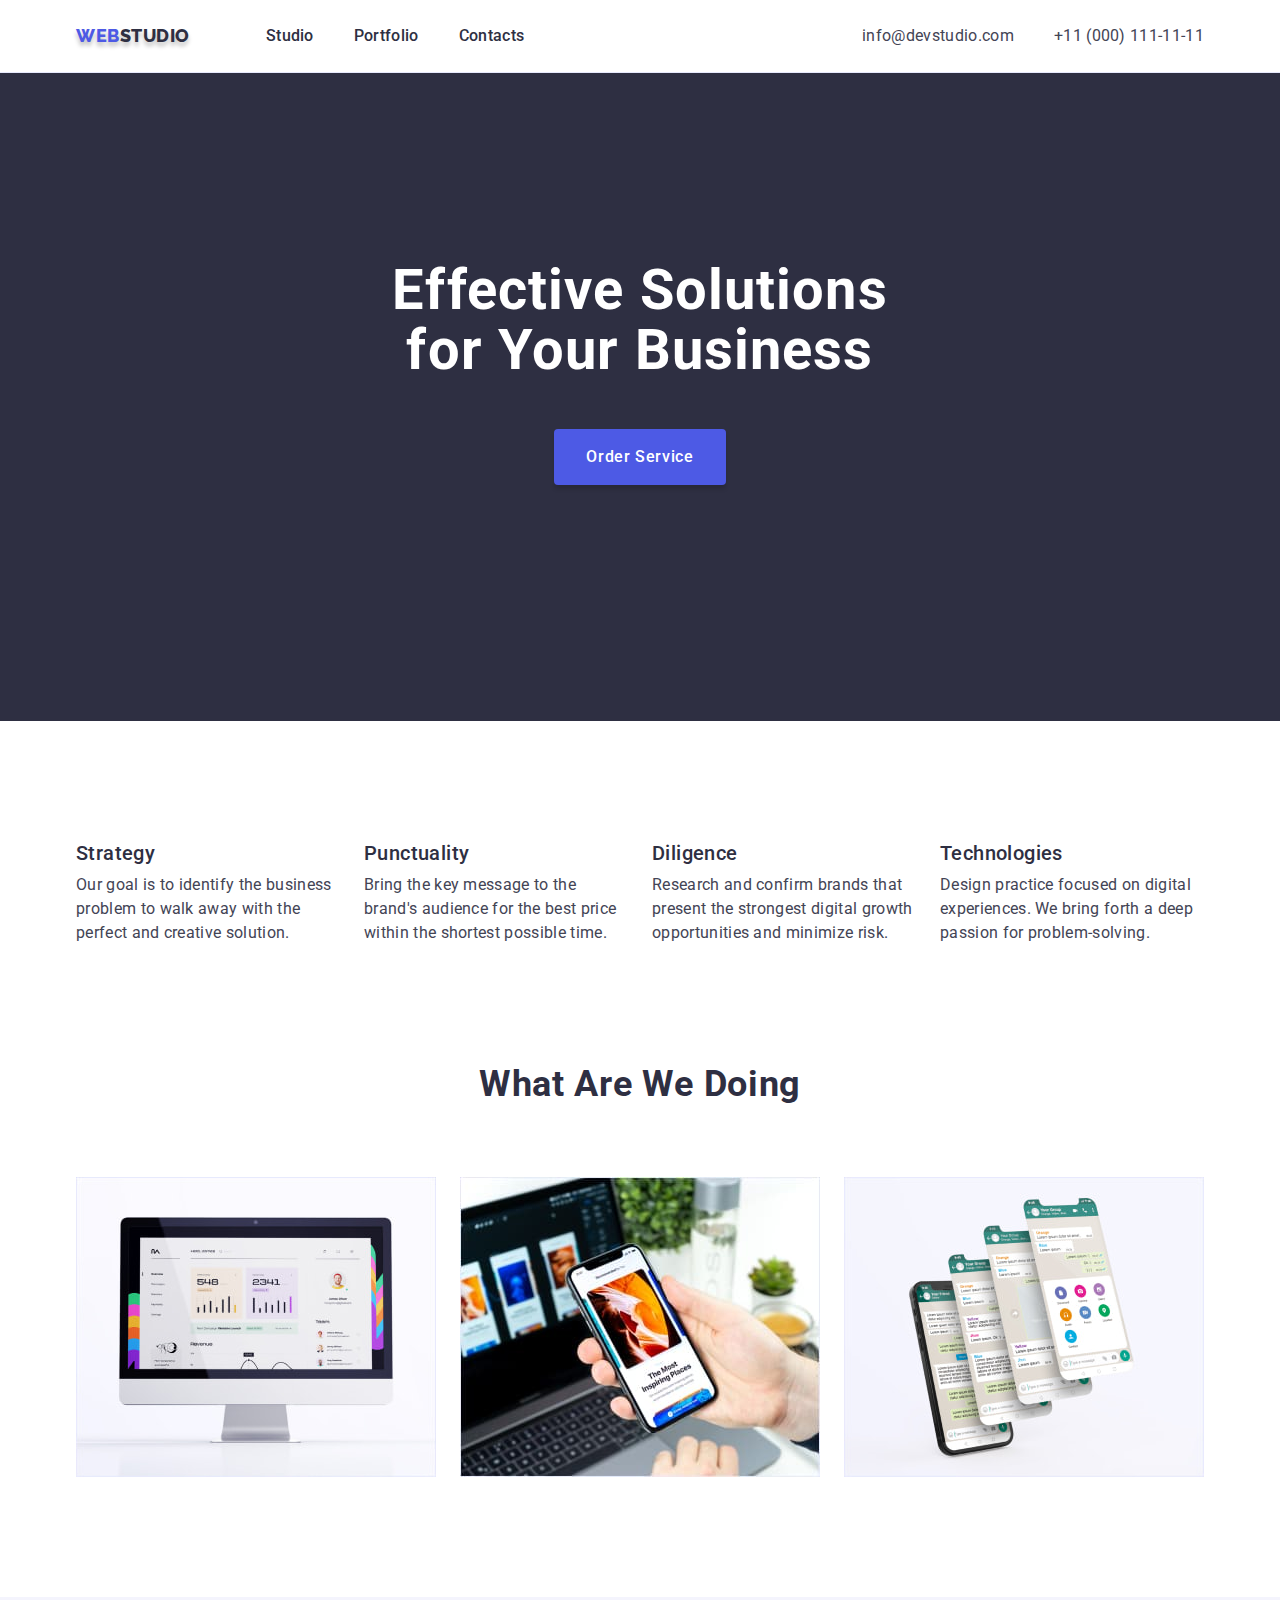
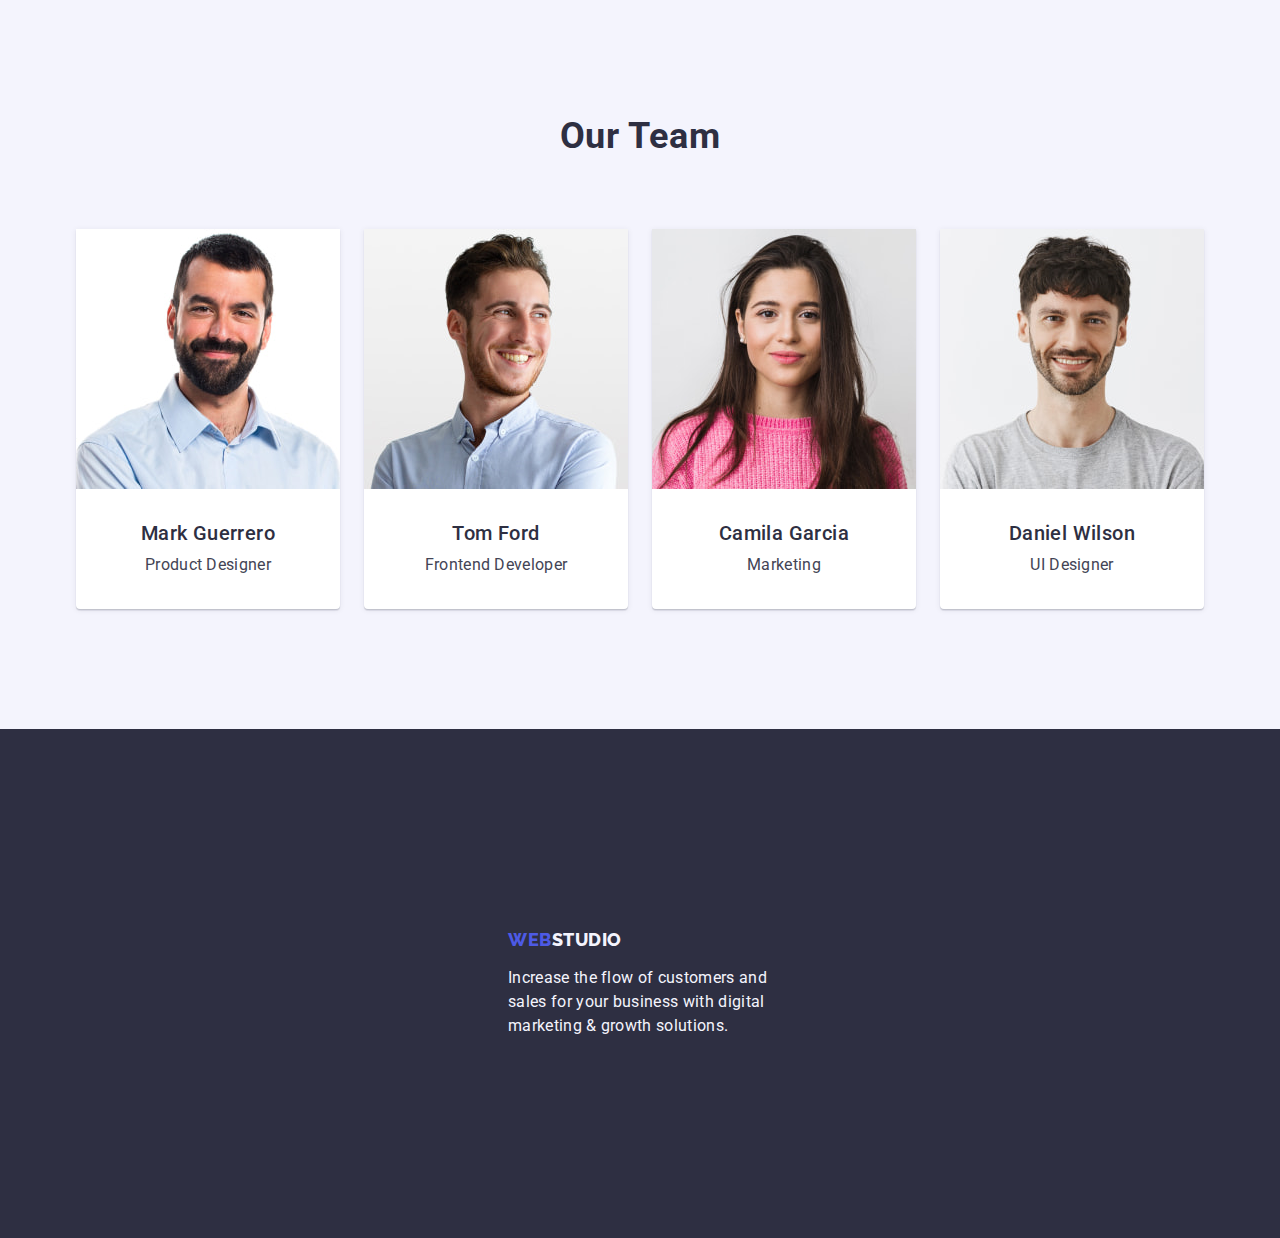
<file: index.html>
<!DOCTYPE html>
<html lang="en">
  <head>
    <meta charset="UTF-8" />
    <meta http-equiv="X-UA-Compatible" content="IE=edge" />
    <meta name="viewport" content="width=device-width, initial-scale=1.0" />
    <title>Main Page</title>
    <link rel="preconnect" href="https://fonts.googleapis.com" />
    <link rel="preconnect" href="https://fonts.gstatic.com" crossorigin />
    <link
      href="https://fonts.googleapis.com/css2?family=Raleway:wght@800&family=Roboto:wght@400;500;700&display=swap"
      rel="stylesheet"
    />
    <link
      rel="stylesheet"
      href="https://cdnjs.cloudflare.com/ajax/libs/modern-normalize/1.0.0/modern-normalize.min.css"
    />
    <link rel="stylesheet" href="./css/style.css" />
  </head>
  <body>
    <header class="header">
      <!-- Navigation -->
      <div class="header-container container">
        <nav class="nav-flex">
          <a href="./index.html" class="logo link"
            >Web<span class="logo-studio">Studio</span></a
          >
          <ul class="list nav-list">
            <li>
              <a class="nav-link link" href="./index.html">Studio</a>
            </li>
            <li>
              <a class="nav-link link" href="./portfolio.html">Portfolio</a>
            </li>
            <li>
              <a class="nav-link link" href="">Contacts</a>
            </li>
          </ul>
        </nav>
        <address class="address">
          <ul class="list address-list">
            <li>
              <a class="address-item link" href="mailto:info@devstudio.com"
                >info@devstudio.com</a
              >
            </li>
            <li>
              <a class="address-item link" href="tel:+110001111111"
                >+11 (000) 111-11-11</a
              >
            </li>
          </ul>
        </address>
      </div>
    </header>
    <main>
      <!-- Hero -->
      <section class="hero-section">
        <div class="hero-container container">
          <h1 class="hero-title">Effective Solutions for Your Business</h1>
          <button class="order-btn btn" type="button">Order Service</button>
        </div>
      </section>
      <!-- Our advantages -->
      <section class="advantages-section">
        <div class="container">
          <h2 class="section-title" hidden>Our advantages</h2>
          <ul class="advantages-list list">
            <li class="advantages-item">
              <h3 class="advantages-titles">Strategy</h3>
              <p class="adventages-descr">
                Our goal is to identify the business problem to walk away with
                the perfect and creative solution.
              </p>
            </li>
            <li class="advantages-item">
              <h3 class="advantages-titles">Punctuality</h3>
              <p class="adventages-descr">
                Bring the key message to the brand's audience for the best price
                within the shortest possible time.
              </p>
            </li>
            <li class="advantages-item">
              <h3 class="advantages-titles">Diligence</h3>
              <p class="adventages-descr">
                Research and confirm brands that present the strongest digital
                growth opportunities and minimize risk.
              </p>
            </li>
            <li class="advantages-item">
              <h3 class="advantages-titles">Technologies</h3>
              <p class="adventages-descr">
                Design practice focused on digital experiences. We bring forth a
                deep passion for problem-solving.
              </p>
            </li>
          </ul>
        </div>
      </section>
      <!-- What are we doing -->
      <section class="card-photo-section">
        <div class="container">
          <h2 class="section-title">What are we doing</h2>
          <ul class="card-photo-list list">
            <li class="card-photo">
              <img
                src="./images/main-page/section2-img1.jpg"
                alt="Website on PC"
              />
            </li>
            <li class="card-photo">
              <img
                src="./images/main-page/section2-img2.jpg"
                alt="Messenger on phone"
              />
            </li>
            <li class="card-photo">
              <img
                src="./images/main-page/section2-img3.jpg"
                alt="Synchronization apps with PC and phone"
              />
            </li>
          </ul>
        </div>
      </section>
      <!-- Our Team -->
      <section class="team-section">
        <div class="team-container container">
          <h2 class="section-title">Our Team</h2>
          <ul class="team-list list">
            <li class="list person-div">
              <img
                src="./images/main-page/face-mark.jpg"
                alt="Mark Guerrero"
                width="264"
                class="employee-face"
              />
              <div class="employees-content">
                <h3 class="employees">Mark Guerrero</h3>
                <p class="position">Product Designer</p>
              </div>
            </li>
            <li class="list person-div">
              <img
                src="./images/main-page/face-tom.jpg"
                alt="Tom Ford"
                width="264"
                class="employee-face"
              />
              <div class="employees-content">
                <h3 class="employees">Tom Ford</h3>
                <p class="position">Frontend Developer</p>
              </div>
            </li>
            <li class="list person-div">
              <img
                src="./images/main-page/face-camila.jpg"
                alt="Camila Garcia"
                width="264"
                class="employee-face"
              />
              <div class="employees-content">
                <h3 class="employees">Camila Garcia</h3>
                <p class="position">Marketing</p>
              </div>
            </li>
            <li class="list person-div">
              <img
                src="./images/main-page/face-daniel.jpg"
                alt="Daniel Wilson"
                width="264"
                class="employee-face"
              />
              <div class="employees-content">
                <h3 class="employees">Daniel Wilson</h3>
                <p class="position">UI Designer</p>
              </div>
            </li>
          </ul>
        </div>
      </section>
    </main>
    <footer class="footer">
      <div class="footer-container container">
        <a href="./index.html" class="logo link"
          >Web<span class="logo-studio">Studio</span></a
        >
        <p class="footer-text">
          Increase the flow of customers and sales for your business with
          digital marketing & growth solutions.
        </p>
      </div>
    </footer>
  </body>
</html>
</file>
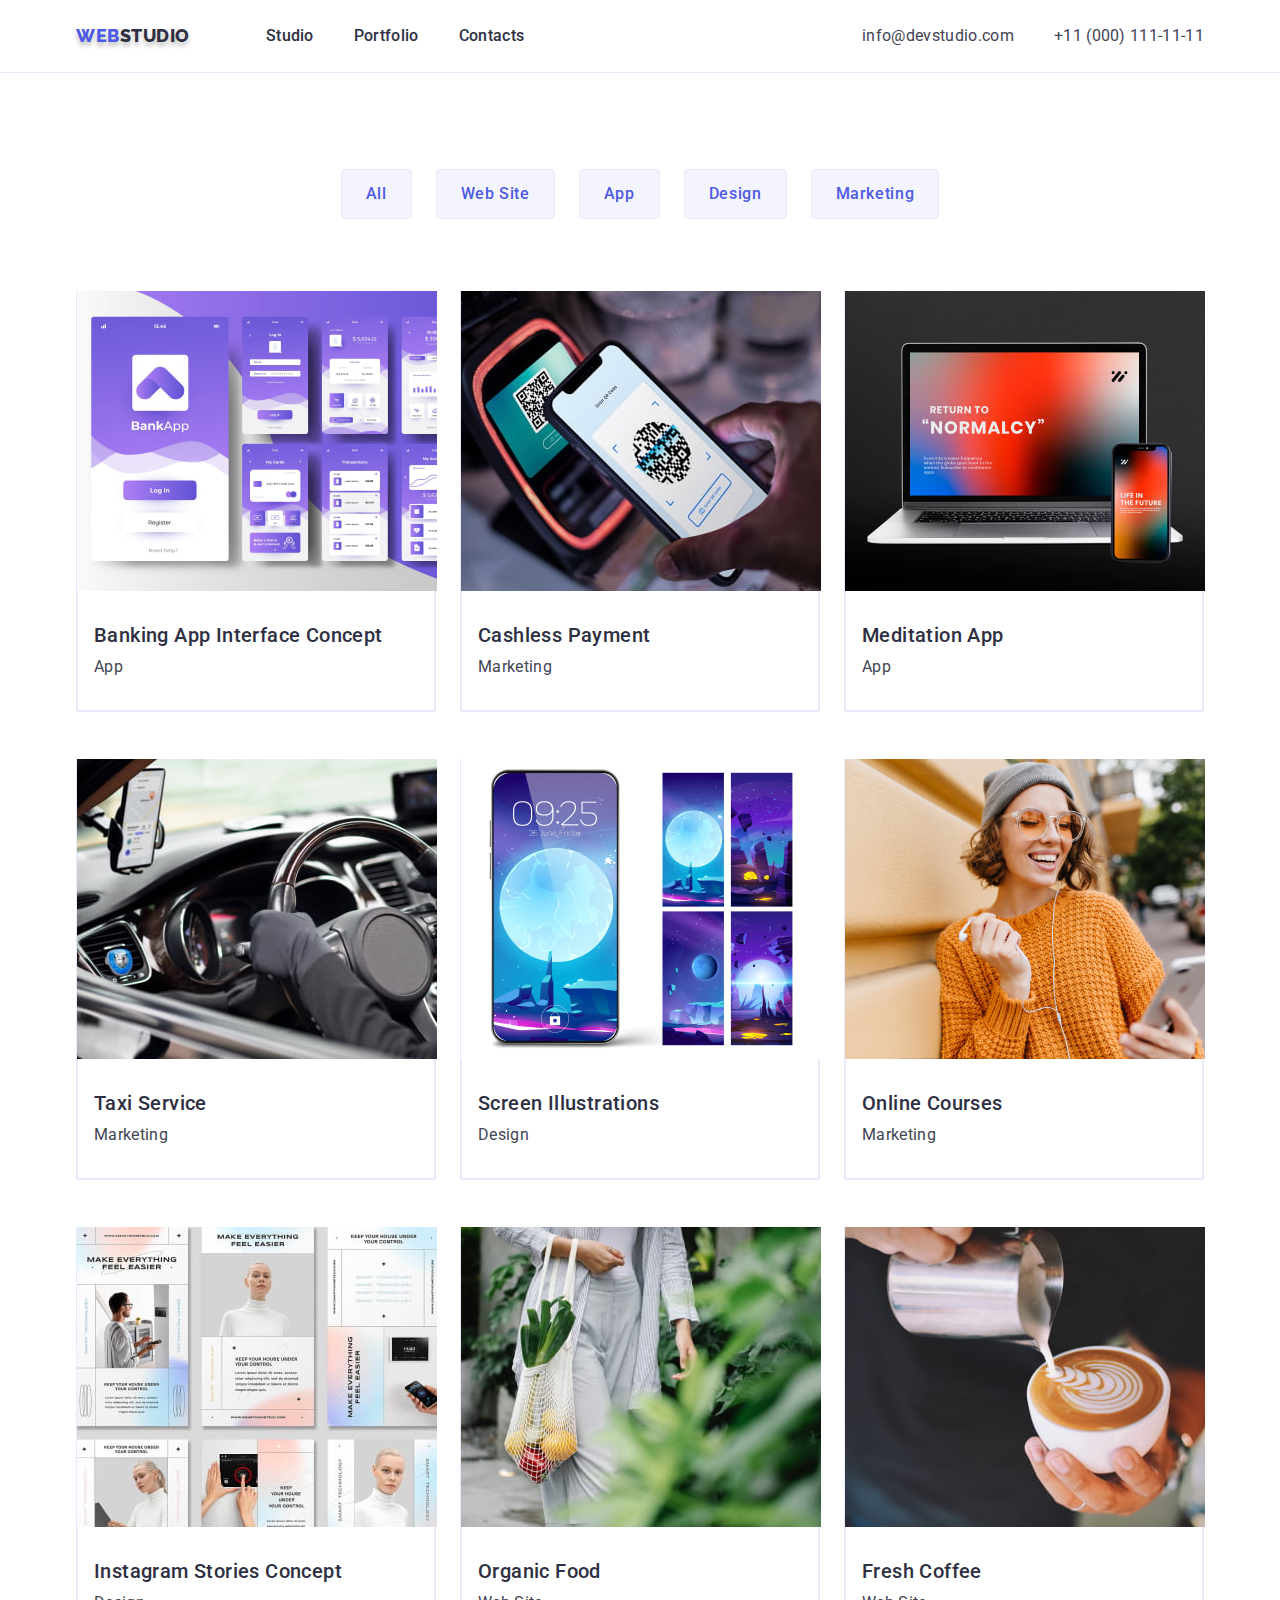
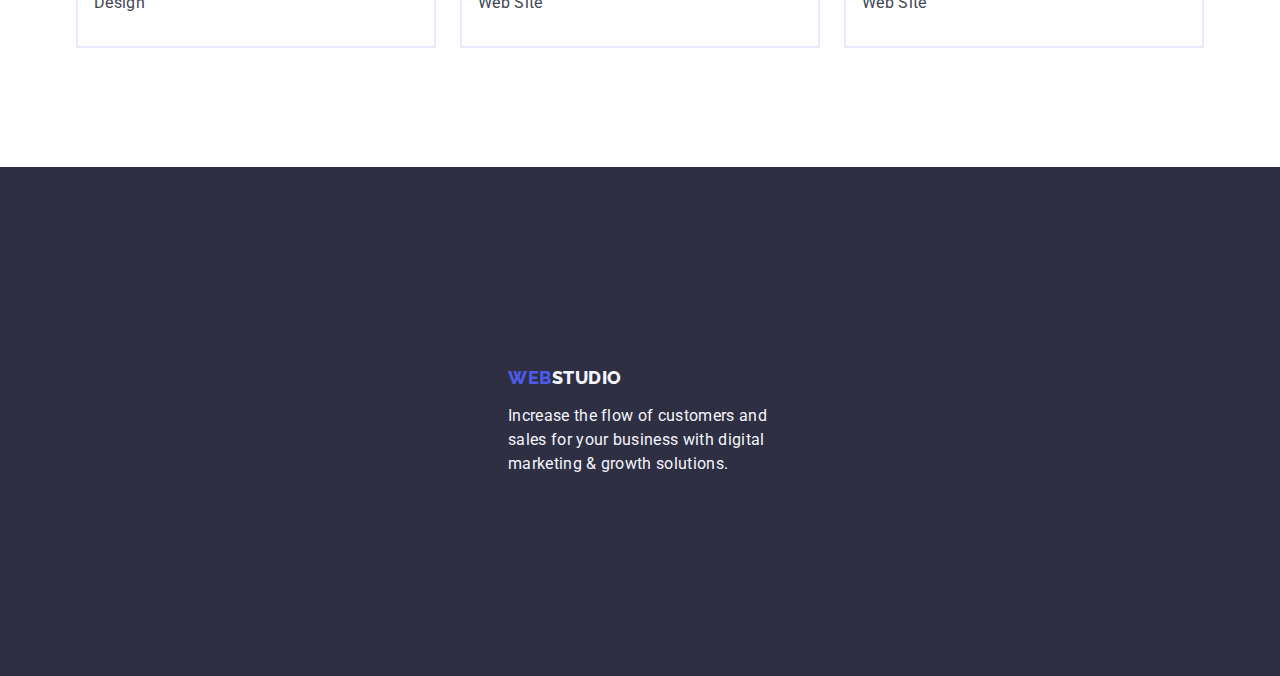
<file: portfolio.html>
<!DOCTYPE html>
<html lang="en">
  <head>
    <meta charset="UTF-8" />
    <meta http-equiv="X-UA-Compatible" content="IE=edge" />
    <meta name="viewport" content="width=device-width, initial-scale=1.0" />
    <title>Portfolio</title>
    <link rel="preconnect" href="https://fonts.googleapis.com" />
    <link rel="preconnect" href="https://fonts.gstatic.com" crossorigin />
    <link
      href="https://fonts.googleapis.com/css2?family=Raleway:wght@800&family=Roboto:wght@400;500;700&display=swap"
      rel="stylesheet"
    />
    <link
      rel="stylesheet"
      href="https://cdnjs.cloudflare.com/ajax/libs/modern-normalize/1.0.0/modern-normalize.min.css"
    />
    <link rel="stylesheet" href="./css/style.css" />
  </head>
  <body>
    <header class="header">
      <!-- Navigation -->
      <div class="header-container container">
        <nav class="nav-flex">
          <a href="./index.html" class="logo link"
            >Web<span class="logo-studio">Studio</span></a
          >
          <ul class="list nav-list">
            <li>
              <a class="nav-link link" href="./index.html">Studio</a>
            </li>
            <li>
              <a class="nav-link link" href="./portfolio.html">Portfolio</a>
            </li>
            <li>
              <a class="nav-link link" href="">Contacts</a>
            </li>
          </ul>
        </nav>
        <address class="address">
          <ul class="list address-list">
            <li>
              <a class="address-item link" href="mailto:info@devstudio.com"
                >info@devstudio.com</a
              >
            </li>
            <li>
              <a class="address-item link" href="tel:+110001111111"
                >+11 (000) 111-11-11</a
              >
            </li>
          </ul>
        </address>
      </div>
    </header>
    <main>
      <!-- Projects -->
      <section class="position-section">
        <div class="portfolio-container container">
          <h1 hidden>Our projects</h1>
          <ul class="btn-list list">
            <li>
              <button class="filter-btn btn" type="button">All</button>
            </li>
            <li>
              <button class="filter-btn btn" type="button">Web Site</button>
            </li>
            <li>
              <button class="filter-btn btn" type="button">App</button>
            </li>
            <li>
              <button class="filter-btn btn" type="button">Design</button>
            </li>
            <li>
              <button class="filter-btn btn" type="button">Marketing</button>
            </li>
          </ul>
          <ul class="project-list list">
            <li class="list project-block">
              <a href="" class="link">
                <img
                  src="./images/portfolio/banking.jpg"
                  alt="Banking App Interface Concept"
                  width="360"
                  height="300"
                />
                <div class="project-content">
                  <h2 class="project-titles">Banking App Interface Concept</h2>
                  <p class="project-category">App</p>
                </div>
              </a>
            </li>
            <li class="list project-block">
              <a href="" class="link">
                <img
                  src="./images/portfolio/payment.jpg"
                  alt="Cashless Payment"
                  width="360"
                  height="300"
                />
                <div class="project-content">
                  <h2 class="project-titles">Cashless Payment</h2>
                  <p class="project-category">Marketing</p>
                </div>
              </a>
            </li>
            <li class="list project-block">
              <a href="" class="link">
                <img
                  src="./images/portfolio/app.jpg"
                  alt="Meditation App"
                  width="360"
                  height="300"
                />
                <div class="project-content">
                  <h2 class="project-titles">Meditation App</h2>
                  <p class="project-category">App</p>
                </div>
              </a>
            </li>
            <li class="list project-block">
              <a href="" class="link">
                <img
                  src="./images/portfolio/taxi.jpg"
                  alt="Taxi Service"
                  width="360"
                  height="300"
                />
                <div class="project-content">
                  <h2 class="project-titles">Taxi Service</h2>
                  <p class="project-category">Marketing</p>
                </div>
              </a>
            </li>
            <li class="list project-block">
              <a href="" class="link">
                <img
                  src="./images/portfolio/screen.jpg"
                  alt="Screen Illustrations"
                  width="360"
                  height="300"
                />
                <div class="project-content">
                  <h2 class="project-titles">Screen Illustrations</h2>
                  <p class="project-category">Design</p>
                </div>
              </a>
            </li>
            <li class="list project-block">
              <a href="" class="link">
                <img
                  src="./images/portfolio/courses.jpg"
                  alt="Online Courses"
                  width="360"
                  height="300"
                />
                <div class="project-content">
                  <h2 class="project-titles">Online Courses</h2>
                  <p class="project-category">Marketing</p>
                </div>
              </a>
            </li>
            <li class="list project-block">
              <a href="" class="link">
                <img
                  src="./images/portfolio/instagram.jpg"
                  alt="Instagram Stories Concept"
                  width="360"
                  height="300"
                />
                <div class="project-content">
                  <h2 class="project-titles">Instagram Stories Concept</h2>
                  <p class="project-category">Design</p>
                </div>
              </a>
            </li>
            <li class="list project-block">
              <a href="" class="link">
                <img
                  src="./images/portfolio/organic.jpg"
                  alt="Organic Food"
                  width="360"
                  height="300"
                />
                <div class="project-content">
                  <h2 class="project-titles">Organic Food</h2>
                  <p class="project-category">Web Site</p>
                </div>
              </a>
            </li>
            <li class="list project-block">
              <a href="" class="link">
                <img
                  src="./images/portfolio/coffe.jpg"
                  alt="Fresh Coffee"
                  width="360"
                  height="300"
                />
                <div class="project-content">
                  <h2 class="project-titles">Fresh Coffee</h2>
                  <p class="project-category">Web Site</p>
                </div>
              </a>
            </li>
          </ul>
        </div>
      </section>
    </main>
    <footer class="footer">
      <div class="footer-container container">
        <a href="./index.html" class="logo link"
          >Web<span class="logo-studio">Studio</span></a
        >
        <p class="footer-text">
          Increase the flow of customers and sales for your business with
          digital marketing & growth solutions.
        </p>
      </div>
    </footer>
  </body>
</html>
</file>
<file: css/style.css>
:root {
  /* Fonts */
  --logo-font: Raleway, sans-serif;
  /* Colors */
  --logo-web-color: #4d5ae5;
  --logo-studio-dark-color: #2e2f42;
  --logo-studio-light-color: #f4f4fd;
  --nav-item-color: #2e2f42;
  --address-color: #434455;
  --hero-bg-color: #2e2f42;
  --light-bg-color: #f4f4fd;
  --dark-bg-color: #2e2f42;
  --hero-title-color: #fff;
  --btn-color: #4d5ae5;
  --hover-color: #404bbf;
  --main-text-light-color: #f4f4fd;
  --title-dark-color: #2e2f42;
  --main-text-dark-color: #434455;
}
/* General */
.list {
  list-style: none;
}
body {
  font-family: Roboto, sans-serif;
  letter-spacing: 0.02em;
  color: var(--main-text-dark-color);
  background-color: #fff;
}
.section-title {
  color: var(--title-dark-color);
  font-size: 36px;
  line-height: 1.11;
  font-weight: 700;
  text-transform: capitalize;
  text-align: center;
  letter-spacing: 0.02em;
  margin-bottom: 72px;
}
.btn {
  cursor: pointer;
}
.link {
  text-decoration: none;
}

.container {
  width: 1158px;
  padding: 0 15px;
  margin: 0 auto;
}
ul,
p,
h1,
h2,
h3 {
  margin: 0;
  padding: 0;
}
img {
  display: block;
}

/* Header */
.header {
  border-bottom: 1px solid #e7e9fc;
}

.header-container {
  display: flex;
  align-items: center;
}
.logo {
  font-family: var(--logo-font);
  text-transform: uppercase;
  font-size: 18px;
  font-weight: 800;
  letter-spacing: 0.03em;
  color: var(--logo-web-color);
  text-shadow: 0px 4px 4px rgba(0, 0, 0, 0.25);
  line-height: 1.17;
  margin-right: 76px;
}
.logo-studio {
  color: var(--logo-studio-dark-color);
}
.nav-flex {
  display: flex;
  align-items: center;
  margin-right: auto;
}
.nav-list {
  display: flex;
  align-items: center;
  gap: 40px;
}
.address-list {
  display: flex;
  align-items: center;
  gap: 40px;
}

.nav-link {
  display: block;
  color: var(--nav-item-color);
  font-weight: 500;
  line-height: 1.5;
  padding: 24px 0;
}
.nav-link:hover,
.nav-link:focus {
  color: var(--hover-color);
}
.address {
  display: flex;

  font-style: normal;
}
.address-item {
  color: var(--address-color);
  line-height: 1.5;
  padding: 15px 0;
}
.address-item:hover,
.address-item:focus {
  color: var(--hover-color);
}
/* Hero */
.hero-section {
  background-color: var(--hero-bg-color);
  padding: 188px 0;
}

.hero-title {
  display: block;
  margin: 0 auto;
  font-size: 56px;
  font-weight: 700;
  line-height: 1.07;
  color: var(--hero-title-color);
  text-align: center;
  letter-spacing: 0.02em;
  max-width: 496px;
}
.order-btn {
  display: block;
  background-color: var(--btn-color);
  box-shadow: 0px 4px 4px rgba(0, 0, 0, 0.15);
  font-family: inherit;
  font-weight: 500;
  letter-spacing: 0.04em;
  color: #fff;
  border-radius: 4px;
  padding: 16px 32px;
  gap: 10px;
  border: 0;
  font-size: 16px;
  line-height: 1.5;
  margin: 48px auto;
  min-width: 169px;
}
.order-btn:hover,
.order-btn:focus {
  background-color: var(--hover-color);
}
/* Our advantages */
.advantages-section {
  padding-top: 120px;
  padding-bottom: 120px;
}
.advantages-list {
  display: flex;
  justify-content: space-between;
  gap: 24px;
}
.advantages-item {
  width: 264px;
}

.advantages-titles {
  font-size: 20px;
  font-weight: 500;
  color: var(--title-dark-color);
  line-height: 1.2;
  letter-spacing: 0.02em;
  margin-bottom: 8px;
}
.adventages-descr {
  font-size: 16px;
  color: var(--main-text-dark-color);
  line-height: 1.5;
  letter-spacing: 0.02em;
}
/* What are we doing */
.card-photo-section {
  padding-bottom: 120px;
}
.card-photo-list {
  display: flex;
  justify-content: space-between;
  gap: 24px;
}
.card-photo {
  flex-basis: calc((100%-48px) / 3);
}
/* Our Team */
.team-section {
  background-color: var(--light-bg-color);
  padding-top: 120px;
  padding-bottom: 120px;
}

.team-list {
  display: flex;
  justify-content: space-between;
  gap: 24px;
}
.person-div {
  background-color: #fff;
  width: 264px;
  box-shadow: 0px 1px 6px rgba(46, 47, 66, 0.08),
    0px 1px 1px rgba(46, 47, 66, 0.16), 0px 2px 1px rgba(46, 47, 66, 0.08);
  border-radius: 0px 0px 4px 4px;
}
.employees-content {
  padding: 32px 16px;
}
.employees {
  font-size: 20px;
  line-height: 1.2;
  font-weight: 500;
  color: var(--title-dark-color);
  text-align: center;
  letter-spacing: 0.02em;
  margin-bottom: 8px;
}
.position {
  line-height: 1.5;
  text-align: center;
}
/* Footer */
.footer {
  background-color: var(--dark-bg-color);
  padding-top: 100px;
  padding-bottom: 100px;
}

.footer-container {
  padding: 100px 0;
  width: 264px;
  text-align: left;
}
.footer-container > .logo {
  display: inline-block;
  text-shadow: none;
  margin-bottom: 16px;
}
.footer .logo-studio {
  color: var(--main-text-light-color);
}
.footer-text {
  color: var(--logo-studio-light-color);
  line-height: 1.5;
  max-width: 264px;
}

/* Portfolio */
.position-section {
  padding: 96px 0 120px;
}
.btn-list {
  display: flex;
  justify-content: center;
  gap: 24px;
  margin-bottom: 72px;
}

.filter-btn {
  font-family: inherit;
  background-color: var(--light-bg-color);
  border: 1px solid #e7e9fc;
  border-radius: 4px;
  color: var(--btn-color);
  letter-spacing: 0.04em;
  text-align: center;
  font-weight: 500;
  padding: 12px 24px;
  font-size: 16px;
  line-height: 1.5;
}
.filter-btn:hover,
.filter-btn:focus {
  border: 1px solid transparent;
  background-color: var(--hover-color);
  color: #fff;
  box-shadow: 0px 3px 1px rgba(0, 0, 0, 0.1), 0px 2px 1px rgba(0, 0, 0, 0.08),
    0px 2px 2px rgba(0, 0, 0, 0.12);
}
.project-list {
  display: flex;
  flex-wrap: wrap;
  flex-basis: calc((100%-2) / 2);
  row-gap: 48px;
  column-gap: 24px;
}
.project-content {
  border: 1px solid #e7e9fc;
  border-top: none;
  padding: 32px 16px;
}
.project-titles {
  font-weight: 500;
  font-size: 20px;
  color: var(--title-dark-color);
  line-height: 1.2;
  letter-spacing: 0.02em;
  margin-bottom: 8px;
}
.project-category {
  line-height: 1.5;
  color: var(--main-text-dark-color);
}
.project-block {
  border: 1px solid #e7e9fc;
  border-top: none;
  width: 360px;
  height: 420px;
}
.card-content {
  padding: 0px 16px;
  gap: 8px;
}
</file>
